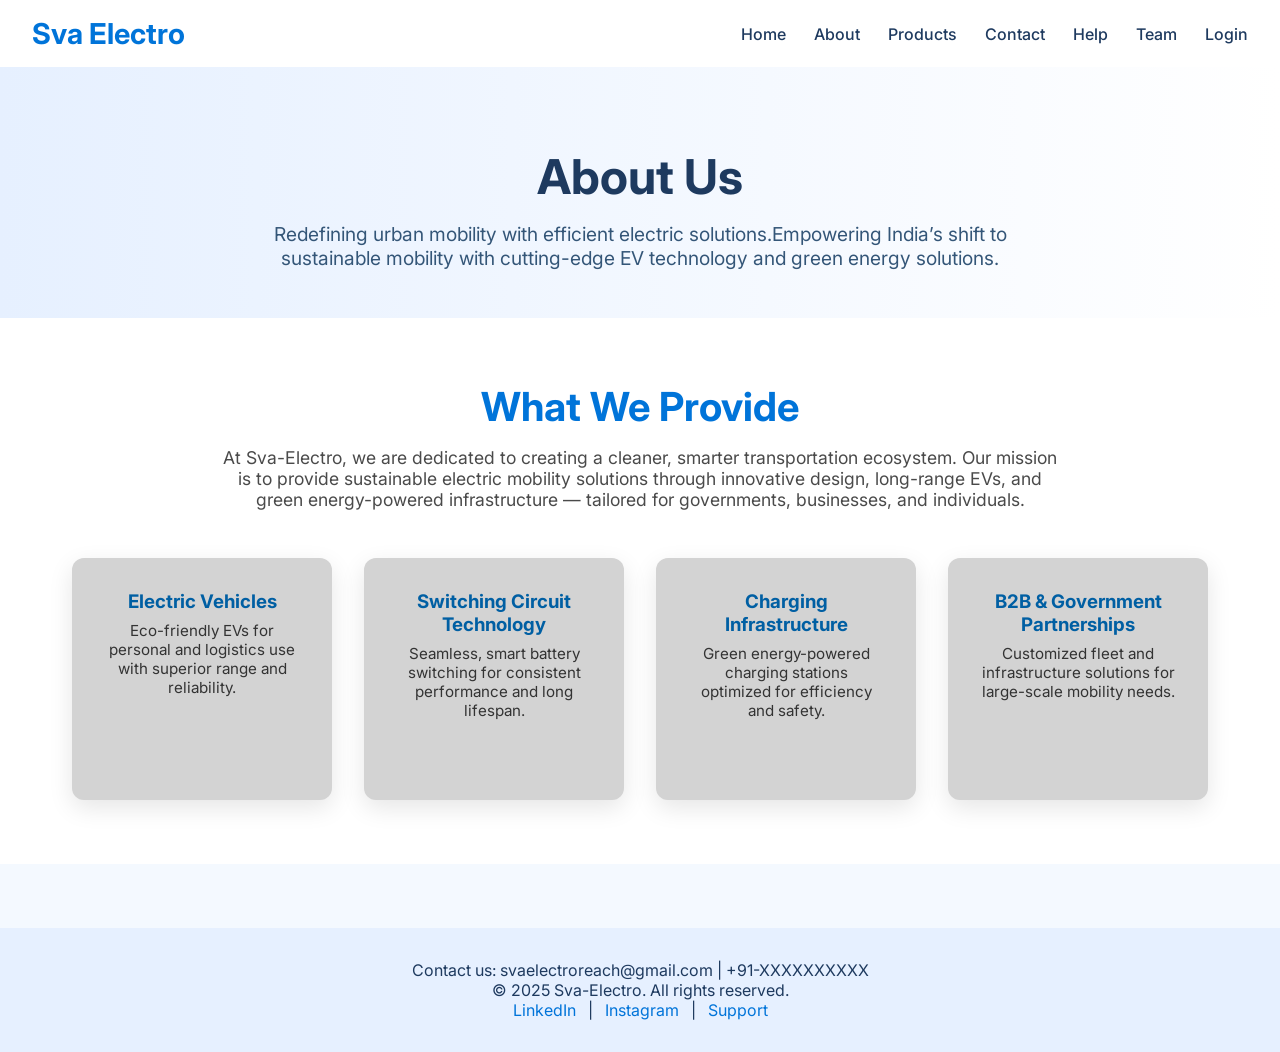
<file: frontend/aboutus.html>
<!DOCTYPE html>
<html lang="en">
<head>
  <meta charset="UTF-8">
  <meta name="viewport" content="width=device-width, initial-scale=1.0">
  <title>About Us | Sva-Electro</title>
  <link href="https://fonts.googleapis.com/css2?family=Inter:wght@400;600&display=swap" rel="stylesheet">
  <style>
    * {
      box-sizing: border-box;
      margin: 0;
      padding: 0;
    }
    body {
      font-family: 'Inter', sans-serif;
      background: #f4f9ff;
      color: #1e3a5f;
      scroll-behavior: smooth;
    }
    header {
      background-color: #ffffff;
      padding: 1rem 2rem;
      display: flex;
      justify-content: space-between;
      align-items: center;
      box-shadow: 0 4px 12px rgba(0, 0, 0, 0.1);
    }
    .logo {
      color: #0074d9;
      font-size: 1.8rem;
      font-weight: bold;
    }
    nav a {
      color: #1e3a5f;
      margin-left: 1.5rem;
      text-decoration: none;
      font-weight: 500;
      transition: color 0.3s;
    }
    nav a:hover {
      color: #0074d9;
    }
    .about-hero {
      background: linear-gradient(to right, #e6f0ff, #ffffff);
      color: #1e3a5f;
      text-align: center;
      padding: 5rem 2rem 3rem 2rem;
      animation: fadeInDown 1.5s ease;
    }
    .about-hero h1 {
      font-size: 3rem;
      margin-bottom: 1rem;
    }
    .about-hero p {
      font-size: 1.2rem;
      max-width: 800px;
      margin: 0 auto;
      color: #345678;
    }
    .about-content {
      padding: 4rem 2rem;
      text-align: center;
      background-color: #ffffff;
    }
    .about-content h2 {
      font-size: 2.5rem;
      margin-bottom: 1rem;
      color: #0074d9;
      animation: fadeIn 1.5s ease;
    }
    .about-content p {
      font-size: 1.1rem;
      max-width: 850px;
      margin: 0 auto 3rem auto;
      color: #4a4a4a;
    }
    .services-grid {
      display: flex;
      flex-wrap: wrap;
      justify-content: center;
      gap: 2rem;
    }
    .service-card {
      background:lightgrey;
      padding: 2rem;
      width: 260px;
      border-radius: 12px;
      box-shadow: 0 8px 24px rgba(0,0,0,0.1);
      transition: 0.4s ease-in-out;
      animation: fadeInUp 1s ease-in-out;
    }
    .service-card:hover {
      transform: translateY(-10px);
      box-shadow: 0 20px 40px rgba(0,0,0,0.15);
    }
    .service-card h3 {
      color: #005fa3;
      margin-bottom: 0.5rem;
    }
    .service-card p {
      color: #333;
      font-size: 0.95rem;
    }
    footer {
      background-color: #e6f0ff;
      color: #1e3a5f;
      text-align: center;
      padding: 2rem 1rem;
      margin-top: 4rem;
    }
    footer a {
      color: #0074d9;
      text-decoration: none;
      margin: 0 0.5rem;
    }
    footer a:hover {
      text-decoration: underline;
    }
    @keyframes fadeInDown {
      0% { opacity: 0; transform: translateY(-30px); }
      100% { opacity: 1; transform: translateY(0); }
    }
    @keyframes fadeInUp {
      0% { opacity: 0; transform: translateY(30px); }
      100% { opacity: 1; transform: translateY(0); }
    }
    @keyframes fadeIn {
      from { opacity: 0; }
      to { opacity: 1; }
    }
  </style>
</head>
<body>

  <!-- Header -->
  <header>
    <div class="logo">Sva Electro</div>
    <nav>
      <a href="index.html">Home</a>
      <a href="aboutus.html">About</a>
      <a href="productnew.html">Products</a>
      <a href="contactus.html">Contact</a>
      <a href="help.html">Help</a>
      <a href="team.html">Team</a>
      <a href="login.html">Login</a>
    </nav>
  </header>

  <!-- Hero Section -->
  <section class="about-hero">
    <h1>About Us</h1>
    <p>Redefining urban mobility with efficient electric solutions.Empowering India’s shift to sustainable mobility with cutting-edge EV technology and green energy solutions.</p>
  </section>

  <!-- About Content -->
  <section class="about-content">
    <h2>What We Provide</h2>
    <p>At Sva-Electro, we are dedicated to creating a cleaner, smarter transportation ecosystem. Our mission is to provide sustainable electric mobility solutions through innovative design, long-range EVs, and green energy-powered infrastructure — tailored for governments, businesses, and individuals.</p>

    <div class="services-grid">
      <div class="service-card">
        <h3>Electric Vehicles</h3>
        <p>Eco-friendly EVs for personal and logistics use with superior range and reliability.</p>
      </div>
      <div class="service-card">
        <h3>Switching Circuit Technology</h3>
        <p>Seamless, smart battery switching for consistent performance and long lifespan.</p>
      </div>
      <div class="service-card">
        <h3>Charging Infrastructure</h3>
        <p>Green energy-powered charging stations optimized for efficiency and safety.</p>
      </div>
      <div class="service-card">
        <h3>B2B & Government Partnerships</h3>
        <p>Customized fleet and infrastructure solutions for large-scale mobility needs.</p>
      </div>
    </div>
  </section>

  <!-- Footer -->
  <footer>
    <p>Contact us: svaelectroreach@gmail.com | +91-XXXXXXXXXX</p>
    <p>&copy; 2025 Sva-Electro. All rights reserved.</p>
    <p>
      <a href="#">LinkedIn</a> | <a href="#">Instagram</a> | <a href="#">Support</a>
    </p>
  </footer>

</body>
</html>
</file>
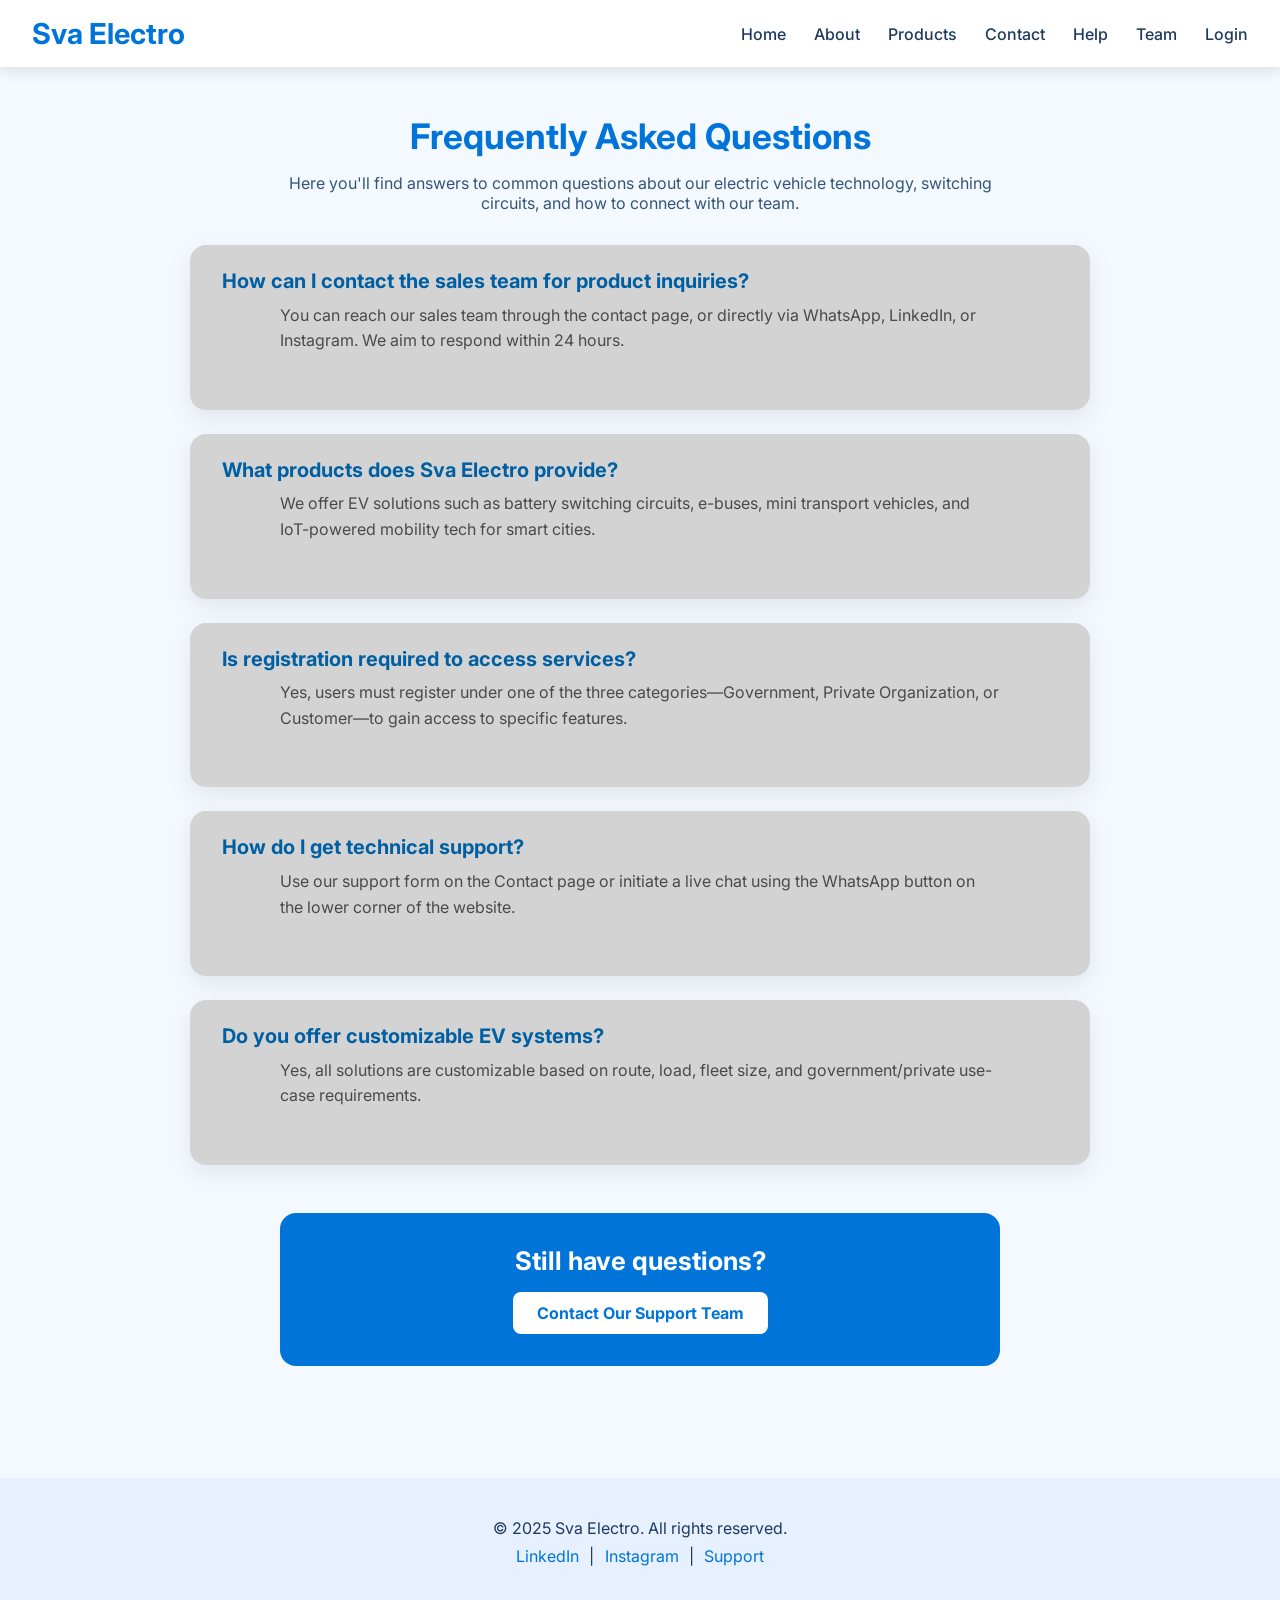
<file: frontend/help.html>
<!DOCTYPE html>
<html lang="en">
<head>
  <meta charset="UTF-8">
  <meta name="viewport" content="width=device-width, initial-scale=1.0">
  <title>Help & Support | Sva Electro</title>
  <link href="https://fonts.googleapis.com/css2?family=Inter:wght@400;600&display=swap" rel="stylesheet">
  <style>
    :root {
      --primary-color: #0074d9;
      --secondary-color: #005fa3;
      --bg-light: #f4f9ff;
      --text-dark: #1e3a5f;
      --gray-text: #4a4a4a;
    }
    * {
      margin: 0;
      padding: 0;
      box-sizing: border-box;
      font-family: 'Inter', sans-serif;
    }
    body {
      background-color: var(--bg-light);
      color: var(--text-dark);
    }
    header {
      background-color: #ffffff;
      padding: 1rem 2rem;
      display: flex;
      justify-content: space-between;
      align-items: center;
      box-shadow: 0 4px 12px rgba(0, 0, 0, 0.1);
      position: sticky;
      top: 0;
      z-index: 1000;
    }
    .logo {
      font-size: 1.8rem;
      font-weight: bold;
      color: var(--primary-color);
    }
    nav a {
      margin-left: 1.5rem;
      text-decoration: none;
      color: var(--text-dark);
      font-weight: 500;
      transition: color 0.3s ease;
    }
    nav a:hover {
      color: var(--primary-color);
    }
    section.help-section {
      padding: 3rem 2rem;
      text-align: center;
      animation: fadeInDown 1s ease-out;
    }
    section.help-section h2 {
      font-size: 2.2rem;
      color: var(--primary-color);
      margin-bottom: 1rem;
    }
    .help-section p {
      font-size: 1rem;
      max-width: 720px;
      margin: 0 auto 2rem;
      color: #345678;
    }
    .faq {
      max-width: 900px;
      margin: 0 auto;
      text-align: left;
    }
    .faq-item {
      background: lightgrey;
      padding: 1.5rem 2rem;
      margin-bottom: 1.5rem;
      border-radius: 16px;
      box-shadow: 0 8px 24px rgba(0, 0, 0, 0.08);
      animation: fadeInUp 0.8s ease-in-out;
      transition: transform 0.3s ease;
    }
    .faq-item:hover {
      transform: translateY(-6px);
    }
    .faq-item h3 {
      color: var(--secondary-color);
      margin-bottom: 0.6rem;
      font-size: 1.25rem;
    }
    .faq-item p {
      color: var(--gray-text);
      font-size: 1rem;
      line-height: 1.6;
    }
    .cta-box {
      background: var(--primary-color);
      color: #fff;
      padding: 2rem;
      border-radius: 16px;
      max-width: 720px;
      margin: 3rem auto 0;
      text-align: center;
      animation: fadeIn 1.2s ease-in;
    }
    .cta-box h3 {
      font-size: 1.6rem;
      margin-bottom: 1rem;
    }
    .cta-box a {
      display: inline-block;
      background: #ffffff;
      color: var(--primary-color);
      font-weight: bold;
      padding: 0.7rem 1.5rem;
      border-radius: 8px;
      text-decoration: none;
      transition: 0.3s ease;
    }
    .cta-box a:hover {
      background: #e6f0ff;
      color: var(--secondary-color);
    }
    footer {
      margin-top: 4rem;
      background-color: #e6f0ff;
      text-align: center;
      padding: 2rem 1rem;
    }
    footer p {
      margin: 0.5rem 0;
    }
    footer a {
      color: var(--primary-color);
      text-decoration: none;
      margin: 0 0.4rem;
    }
    footer a:hover {
      text-decoration: underline;
    }
    @keyframes fadeInDown {
      0% {opacity: 0; transform: translateY(-20px);}
      100% {opacity: 1; transform: translateY(0);}
    }
    @keyframes fadeInUp {
      0% {opacity: 0; transform: translateY(20px);}
      100% {opacity: 1; transform: translateY(0);}
    }
    @keyframes fadeIn {
      0% {opacity: 0;}
      100% {opacity: 1;}
    }
  </style>
</head>
<body>
  <header>
    <div class="logo">Sva Electro</div>
    <nav>
      <a href="index.html">Home</a>
      <a href="aboutus.html">About</a>
      <a href="productnew.html">Products</a>
      <a href="contactus.html">Contact</a>
      <a href="help.html">Help</a>
      <a href="team.html">Team</a>
      <a href="login.html">Login</a>
    </nav>
  </header>
  <section class="help-section">
    <h2>Frequently Asked Questions</h2>
    <p>Here you'll find answers to common questions about our electric vehicle technology, switching circuits, and how to connect with our team.</p>
    <div class="faq">
      <div class="faq-item">
        <h3>How can I contact the sales team for product inquiries?</h3>
        <p>You can reach our sales team through the contact page, or directly via WhatsApp, LinkedIn, or Instagram. We aim to respond within 24 hours.</p>
      </div>
      <div class="faq-item">
        <h3>What products does Sva Electro provide?</h3>
        <p>We offer EV solutions such as battery switching circuits, e-buses, mini transport vehicles, and IoT-powered mobility tech for smart cities.</p>
      </div>
      <div class="faq-item">
        <h3>Is registration required to access services?</h3>
        <p>Yes, users must register under one of the three categories—Government, Private Organization, or Customer—to gain access to specific features.</p>
      </div>
      <div class="faq-item">
        <h3>How do I get technical support?</h3>
        <p>Use our support form on the Contact page or initiate a live chat using the WhatsApp button on the lower corner of the website.</p>
      </div>
      <div class="faq-item">
        <h3>Do you offer customizable EV systems?</h3>
        <p>Yes, all solutions are customizable based on route, load, fleet size, and government/private use-case requirements.</p>
      </div>
    </div>
    <div class="cta-box">
      <h3>Still have questions?</h3>
      <a href="contact.html">Contact Our Support Team</a>
    </div>
  </section>
  <footer>
    <p>&copy; 2025 Sva Electro. All rights reserved.</p>
    <p>
      <a href="#">LinkedIn</a> |
      <a href="#">Instagram</a> |
      <a href="contactus.html">Support</a>
    </p>
  </footer>
</body>
</html>
</file>
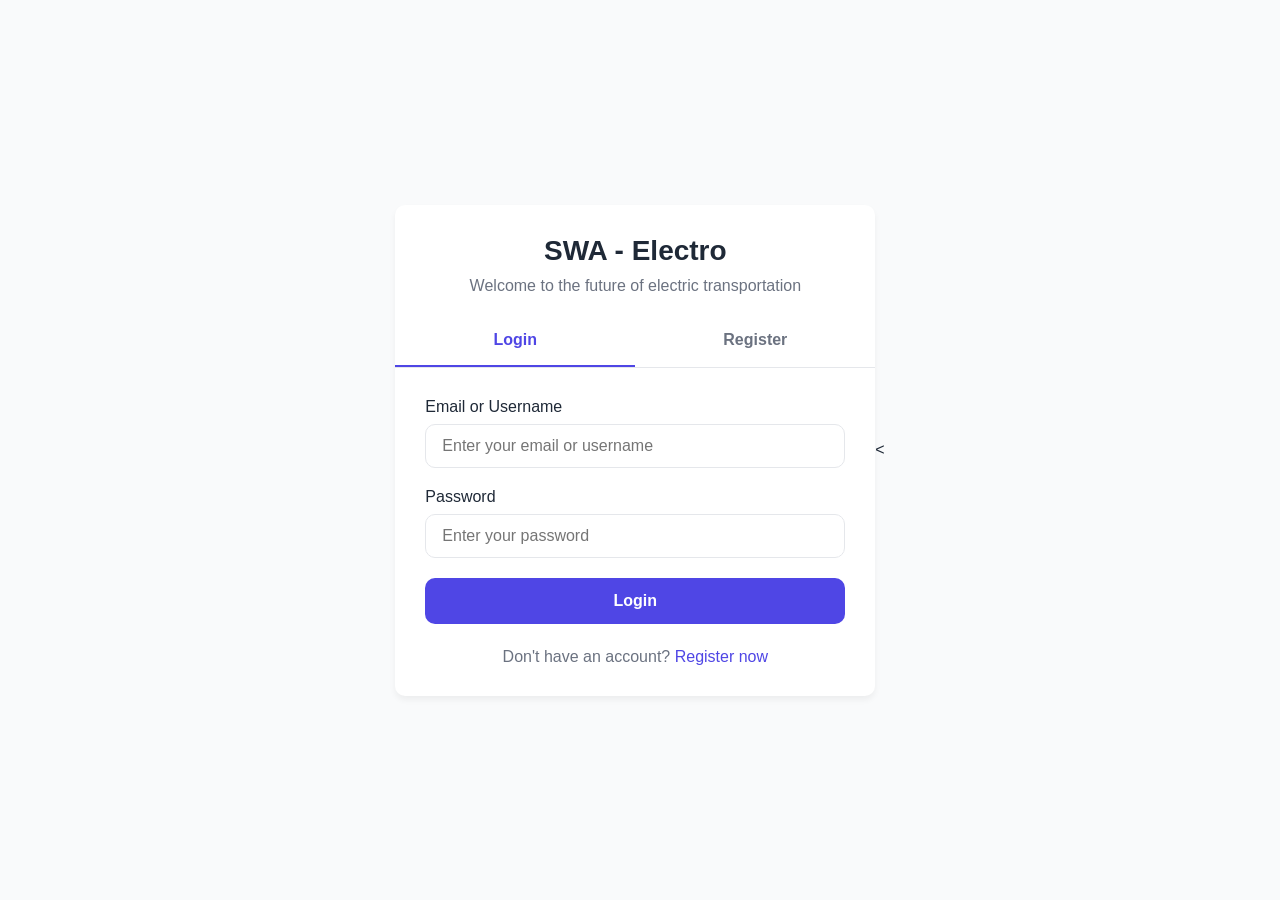
<file: frontend/login.html>
<!DOCTYPE html>
<html lang="en">
<head>
    <meta charset="UTF-8">
    <meta name="viewport" content="width=device-width, initial-scale=1.0">
    <title>SWA - Electro - Authentication</title>
    <style>
        :root {
            --primary-color: #4f46e5;
            --primary-hover: #4338ca;
            --text-color: #1f2937;
            --light-gray: #f9fafb;
            --medium-gray: #e5e7eb;
            --dark-gray: #6b7280;
            --shadow: 0 4px 6px rgba(0, 0, 0, 0.05);
            --border-radius: 10px;
        }

        * {
            margin: 0;
            padding: 0;
            box-sizing: border-box;
            font-family: 'Segoe UI', Tahoma, Geneva, Verdana, sans-serif;
        }

        body {
            background-color: var(--light-gray);
            color: var(--text-color);
            min-height: 100vh;
            display: flex;
            align-items: center;
            justify-content: center;
            padding: 20px;
        }

        .container {
            width: 100%;
            max-width: 480px;
            background-color: white;
            border-radius: var(--border-radius);
            box-shadow: var(--shadow);
            overflow: hidden;
        }

        .header {
            padding: 30px 0 20px;
            text-align: center;
        }

        .header h1 {
            font-size: 28px;
            font-weight: 600;
            color: var(--text-color);
            margin-bottom: 10px;
        }

        .header p {
            color: var(--dark-gray);
            font-size: 16px;
        }

        .tabs {
            display: flex;
            border-bottom: 1px solid var(--medium-gray);
        }

        .tab {
            flex: 1;
            text-align: center;
            padding: 16px;
            cursor: pointer;
            font-weight: 600;
            color: var(--dark-gray);
            transition: all 0.3s ease;
        }

        .tab.active {
            color: var(--primary-color);
            border-bottom: 2px solid var(--primary-color);
        }

        .tab-content {
            padding: 30px;
        }

        .form-group {
            margin-bottom: 20px;
        }

        label {
            display: block;
            margin-bottom: 8px;
            font-weight: 500;
            color: var(--text-color);
        }

        input, select {
            width: 100%;
            padding: 12px 16px;
            border: 1px solid var(--medium-gray);
            border-radius: var(--border-radius);
            font-size: 16px;
            transition: border 0.3s ease;
        }

        input:focus, select:focus {
            outline: none;
            border-color: var(--primary-color);
        }

        .role-selector {
            display: flex;
            margin-bottom: 24px;
            background-color: var(--light-gray);
            border-radius: var(--border-radius);
            padding: 4px;
        }

        .role-option {
            flex: 1;
            text-align: center;
            padding: 12px;
            cursor: pointer;
            border-radius: var(--border-radius);
            font-weight: 500;
            transition: all 0.3s ease;
        }

        .role-option.active {
            background-color: white;
            box-shadow: var(--shadow);
            color: var(--primary-color);
        }

        .btn {
            display: block;
            width: 100%;
            padding: 14px;
            border: none;
            border-radius: var(--border-radius);
            background-color: var(--primary-color);
            color: white;
            font-size: 16px;
            font-weight: 600;
            cursor: pointer;
            transition: all 0.3s ease;
        }

        .btn:hover {
            background-color: var(--primary-hover);
        }

        .form-footer {
            text-align: center;
            margin-top: 24px;
            color: var(--dark-gray);
        }

        .form-footer a {
            color: var(--primary-color);
            text-decoration: none;
            font-weight: 500;
        }

        .form-footer a:hover {
            text-decoration: underline;
        }

        .hidden {
            display: none;
        }

        /* Responsive adjustments */
        @media (max-width: 520px) {
            .container {
                box-shadow: none;
            }
            
            .tab-content {
                padding: 20px;
            }
        }
    </style>
</head>
<div class="container">
    <div class="header">
        <h1>SWA - Electro</h1>
        <p>Welcome to the future of electric transportation</p>
    </div>

    <div class="tabs">
        <div class="tab active" id="login-tab">Login</div>
        <div class="tab" id="register-tab">Register</div>
    </div>

    <div class="tab-content">
        <!-- Login Form -->
        <form id="login-form">
            <div class="form-group">
                <label for="login-email">Email or Username</label>
                <input type="text" id="login-email" name="login-email" placeholder="Enter your email or username" required>
            </div>

            <div class="form-group">
                <label for="login-password">Password</label>
                <input type="password" id="login-password" name="login-password" placeholder="Enter your password" required>
            </div>

            <button type="submit" class="btn">Login</button>

            <div class="form-footer">
                <p>Don't have an account? <a href="#" id="switch-to-register">Register now</a></p>
            </div>
        </form>

        <!-- Register Form -->
        <form id="register-form" class="hidden" action="http://localhost:5000/register" method="POST">

            <input type="hidden" id="role-flag" name="role-flag" value="3">

            <div class="role-selector">
                <div class="role-option active" data-role="client" data-flag="3">Client</div>
                <div class="role-option" data-role="business" data-flag="1">Business</div>
                <div class="role-option" data-role="government" data-flag="2">Government</div>
            </div>

            <!-- Government Fields -->
            <div id="government-fields" class="hidden">
                <div class="form-group">
                    <label for="gov-email">Government Email</label>
                    <input type="email" id="gov-email" name="gov-email" placeholder="Enter government email" required disabled>
                </div>
                <div class="form-group">
                    <label for="department">Department Name</label>
                    <input type="text" id="department" name="department" placeholder="Enter department name" required disabled>
                </div>
                <div class="form-group">
                    <label for="gov-id">Government ID Code</label>
                    <input type="text" id="gov-id" name="gov-id" placeholder="Enter government ID code" required disabled>
                </div>
                <div class="form-group">
                    <label for="gov-password">Password</label>
                    <input type="password" id="gov-password" name="gov-password" placeholder="Create a password" required disabled>
                </div>
                <div class="form-group">
                    <label for="gov-confirm-password">Confirm Password</label>
                    <input type="password" id="gov-confirm-password" name="gov-confirm-password" placeholder="Confirm your password" required disabled>
                </div>
            </div>

            <!-- Business Fields -->
            <div id="business-fields" class="hidden">
                <div class="form-group">
                    <label for="business-name">Business Name</label>
                    <input type="text" id="business-name" name="business-name" placeholder="Enter business name" required disabled>
                </div>
                <div class="form-group">
                    <label for="business-email">Business Email</label>
                    <input type="email" id="business-email" name="business-email" placeholder="Enter business email" required disabled>
                </div>
                <div class="form-group">
                    <label for="registration-number">Business Registration Number</label>
                    <input type="text" id="registration-number" name="registration-number" placeholder="Enter registration number" required disabled>
                </div>
                <div class="form-group">
                    <label for="business-phone">Phone Number</label>
                    <input type="tel" id="business-phone" name="business-phone" placeholder="Enter phone number" required disabled>
                </div>
                <div class="form-group">
                    <label for="business-address">Address</label>
                    <input type="text" id="business-address" name="business-address" placeholder="Enter business address" required disabled>
                </div>
                <div class="form-group">
                    <label for="business-password">Password</label>
                    <input type="password" id="business-password" name="business-password" placeholder="Create a password" required disabled>
                </div>
                <div class="form-group">
                    <label for="business-confirm-password">Confirm Password</label>
                    <input type="password" id="business-confirm-password" name="business-confirm-password" placeholder="Confirm your password" required disabled>
                </div>
            </div>

            <!-- Client Fields -->
            <div id="client-fields">
                <div class="form-group">
                    <label for="full-name">Full Name</label>
                    <input type="text" id="full-name" name="full-name" placeholder="Enter your full name" required>
                </div>
                <div class="form-group">
                    <label for="client-email">Email</label>
                    <input type="email" id="client-email" name="client-email" placeholder="Enter your email" required>
                </div>
                <div class="form-group">
                    <label for="client-phone">Phone Number</label>
                    <input type="tel" id="client-phone" name="client-phone" placeholder="Enter your phone number" required>
                </div>
                <div class="form-group">
                    <label for="client-password">Password</label>
                    <input type="password" id="client-password" name="client-password" placeholder="Create a password" required>
                </div>
                <div class="form-group">
                    <label for="client-confirm-password">Confirm Password</label>
                    <input type="password" id="client-confirm-password" name="client-confirm-password" placeholder="Confirm your password" required>
                </div>
            </div>

            <button type="submit" class="btn">Register</button>

            <div class="form-footer">
                <p>Already have an account? <a href="#" id="switch-to-login">Login now</a></p>
            </div>
        </form>
    </div>
</div>

    <<script>
        // Tab switching
        const loginTab = document.getElementById('login-tab');
        const registerTab = document.getElementById('register-tab');
        const loginForm = document.getElementById('login-form');
        const registerForm = document.getElementById('register-form');
        const switchToRegister = document.getElementById('switch-to-register');
        const switchToLogin = document.getElementById('switch-to-login');
    
        loginTab.addEventListener('click', () => {
            loginTab.classList.add('active');
            registerTab.classList.remove('active');
            loginForm.classList.remove('hidden');
            registerForm.classList.add('hidden');
        });
    
        registerTab.addEventListener('click', () => {
            registerTab.classList.add('active');
            loginTab.classList.remove('active');
            registerForm.classList.remove('hidden');
            loginForm.classList.add('hidden');
        });
    
        switchToRegister.addEventListener('click', (e) => {
            e.preventDefault();
            registerTab.click();
        });
    
        switchToLogin.addEventListener('click', (e) => {
            e.preventDefault();
            loginTab.click();
        });
    
        // Role switch logic
        const roleOptions = document.querySelectorAll('.role-option');
        const roleFlag = document.getElementById('role-flag');
    
        const clientFields = document.getElementById('client-fields');
        const businessFields = document.getElementById('business-fields');
        const governmentFields = document.getElementById('government-fields');
    
        function disableAllInputs() {
            clientFields.querySelectorAll('input').forEach(input => input.disabled = true);
            businessFields.querySelectorAll('input').forEach(input => input.disabled = true);
            governmentFields.querySelectorAll('input').forEach(input => input.disabled = true);
        }
    
        function enableInputs(container) {
            container.querySelectorAll('input').forEach(input => input.disabled = false);
        }
    
        roleOptions.forEach(option => {
            option.addEventListener('click', () => {
                // Update active class
                roleOptions.forEach(o => o.classList.remove('active'));
                option.classList.add('active');
    
                // Set role flag
                const flag = option.getAttribute('data-flag');
                roleFlag.value = flag;
    
                // Hide all and disable inputs
                clientFields.classList.add('hidden');
                businessFields.classList.add('hidden');
                governmentFields.classList.add('hidden');
                disableAllInputs();
    
                // Show relevant field and enable inputs
                if (flag === '1') {
                    businessFields.classList.remove('hidden');
                    enableInputs(businessFields);
                } else if (flag === '2') {
                    governmentFields.classList.remove('hidden');
                    enableInputs(governmentFields);
                } else {
                    clientFields.classList.remove('hidden');
                    enableInputs(clientFields);
                }
            });
        });
    
        // Form submission safety
        registerForm.addEventListener('submit', (e) => {
            // Ensure only the selected role's inputs are enabled
            const flag = roleFlag.value;
            if (flag !== '3') disableInputs(clientFields);
            if (flag !== '1') disableInputs(businessFields);
            if (flag !== '2') disableInputs(governmentFields);
        });
    </script>
    
</body>
</html>
</file>
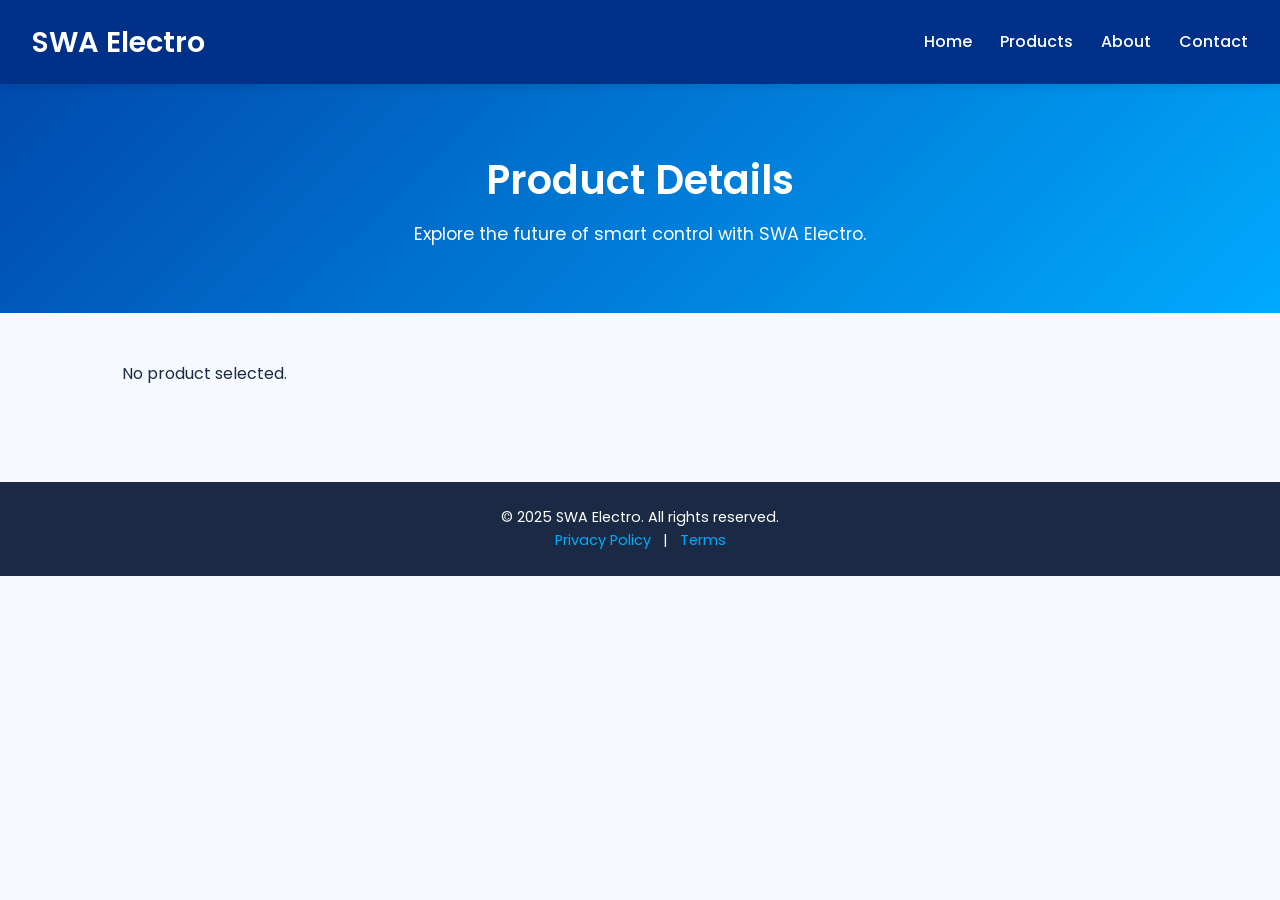
<file: frontend/viewProduct.html>
<!DOCTYPE html>
<html lang="en">
<head>
  <meta charset="UTF-8">
  <meta name="viewport" content="width=device-width, initial-scale=1">
  <title>SWA Electro - Product Details</title>
  <link rel="stylesheet" href="CSS/viewProduct.css">
  <link href="https://fonts.googleapis.com/css2?family=Poppins:wght@400;600&display=swap" rel="stylesheet">
</head>
<body>

  <!-- Header -->
  <header>
    <div class="logo">SWA Electro</div>
    <nav>
      <a href="index.html">Home</a>
      <a href="products.html">Products</a>
      <a href="about.html">About</a>
      <a href="contact.html">Contact</a>
    </nav>
  </header>

  <!-- Hero -->
  <div class="products-hero">
    <h1 id="hero-title">Product Details</h1>
    <p>Explore the future of smart control with SWA Electro.</p>
  </div>

  <!-- Product Details and Form -->
  <section>
    <div id="product-content"></div>
  </section>

  <!-- Footer -->
  <footer>
    <p>© 2025 SWA Electro. All rights reserved.</p>
    <p>
      <a href="privacy.html">Privacy Policy</a> |
      <a href="terms.html">Terms</a>
    </p>
  </footer>

  <!-- JavaScript -->
  <script src="JS/viewProduct.js"></script>
</body>
</html>
</file>
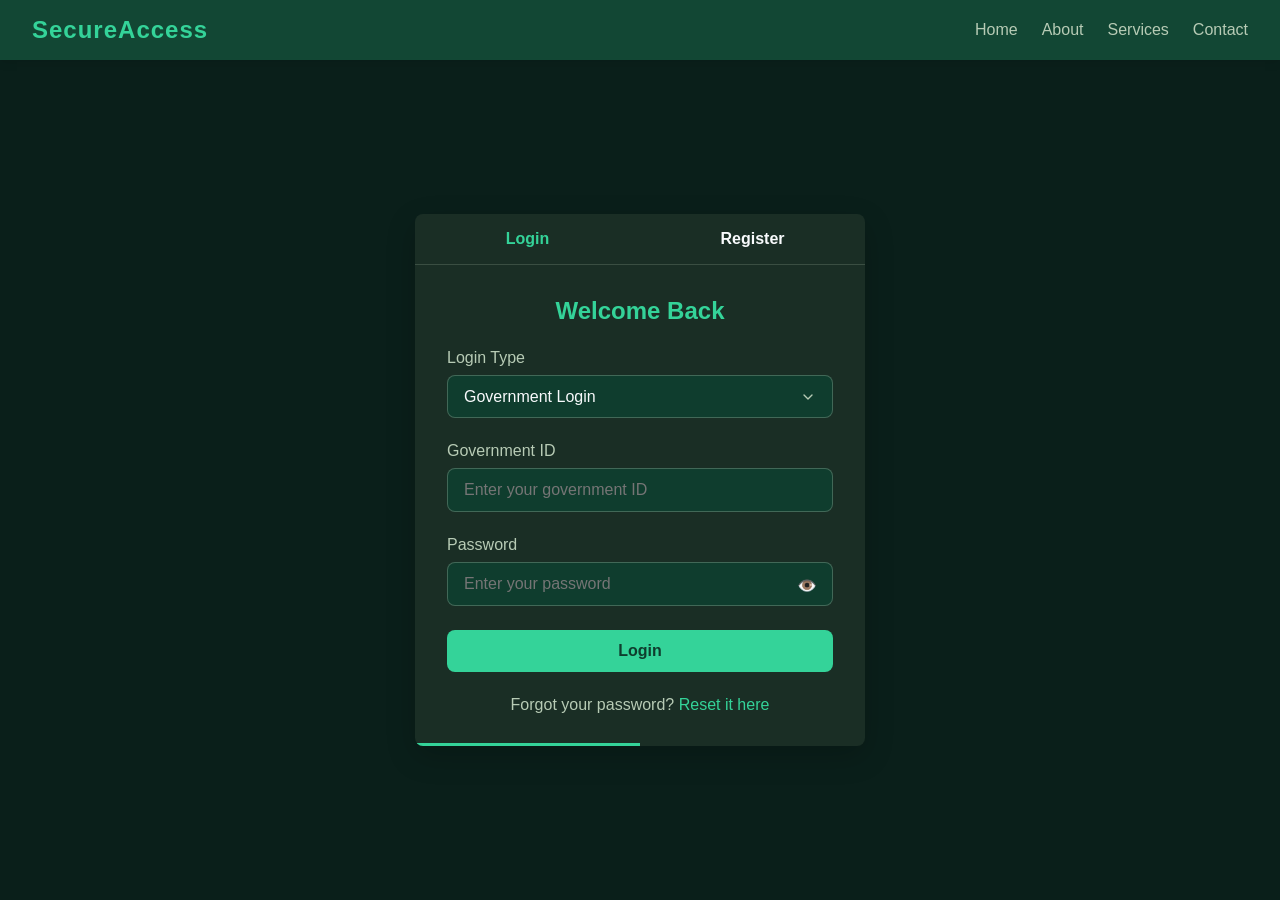
<file: templates/login.html>
<!DOCTYPE html>
<html lang="en">
<head>
    <meta charset="UTF-8">
    <meta name="viewport" content="width=device-width, initial-scale=1.0">
    <title>Login & Registration</title>
    <style>
        /* Root Variables */
        :root {
            --primary-color: #0f3d2e;
            --secondary-color: #1e6045;
            --accent-color: #34d399;
            --nav-color: #124734;
            --background-color: #0a1f1a;
            --light-bg: #1a2e25;
            --metallic: #b7cbb5;
            --metallic-light: #d5e8d4;
            --text-color: #f8fafc;
            --transition: all 0.3s ease;
            --shadow: 0 10px 30px rgba(0, 0, 0, 0.2);
            --border-radius: 8px;
        }


        

        /* Base Styles */
        * {
            margin: 0;
            padding: 0;
            box-sizing: border-box;
            font-family: 'Segoe UI', Tahoma, Geneva, Verdana, sans-serif;
        }

        body {
            background-color: var(--background-color);
            color: var(--text-color);
            min-height: 100vh;
            display: flex;
            flex-direction: column;
            overflow-x: hidden;
        }

        /* Navigation Bar */
        nav {
            background-color: var(--nav-color);
            padding: 1rem 2rem;
            display: flex;
            justify-content: space-between;
            align-items: center;
            box-shadow: 0 2px 10px rgba(0, 0, 0, 0.1);
        }

        .logo {
            font-size: 1.5rem;
            font-weight: 700;
            color: var(--accent-color);
            letter-spacing: 1px;
        }

        .nav-links {
            display: flex;
            gap: 1.5rem;
        }

        .nav-links a {
            color: var(--metallic);
            text-decoration: none;
            font-weight: 500;
            transition: var(--transition);
            position: relative;
        }

        .nav-links a:hover {
            color: var(--accent-color);
        }

        .nav-links a::after {
            content: '';
            position: absolute;
            bottom: -5px;
            left: 0;
            width: 0;
            height: 2px;
            background-color: var(--accent-color);
            transition: var(--transition);
        }

        .nav-links a:hover::after {
            width: 100%;
        }

        /* Main Container */
        .container {
            flex: 1;
            display: flex;
            justify-content: center;
            align-items: center;
            padding: 2rem;
        }

        .form-container {
            background-color: var(--light-bg);
            border-radius: var(--border-radius);
            box-shadow: var(--shadow);
            width: 100%;
            max-width: 450px;
            overflow: hidden;
            position: relative;
        }

        /* Form Tabs */
        .form-tabs {
            display: flex;
            border-bottom: 1px solid rgba(183, 203, 181, 0.2);
        }

        .tab {
            flex: 1;
            text-align: center;
            padding: 1rem;
            cursor: pointer;
            font-weight: 600;
            transition: var(--transition);
            position: relative;
        }

        .tab.active {
            color: var(--accent-color);
        }

        .tab-indicator {
            position: absolute;
            bottom: 0;
            height: 3px;
            width: 50%;
            background-color: var(--accent-color);
            transition: var(--transition);
        }

        /* Form Content */
        .form-content {
            padding: 2rem;
        }

        .form-title {
            font-size: 1.5rem;
            margin-bottom: 1.5rem;
            color: var(--accent-color);
            text-align: center;
        }

        .form-group {
            margin-bottom: 1.5rem;
            position: relative;
        }

        .form-group label {
            display: block;
            margin-bottom: 0.5rem;
            color: var(--metallic);
            font-weight: 500;
        }

        .form-control {
            width: 100%;
            padding: 0.75rem 1rem;
            background-color: var(--primary-color);
            border: 1px solid rgba(183, 203, 181, 0.3);
            border-radius: var(--border-radius);
            color: var(--text-color);
            font-size: 1rem;
            transition: var(--transition);
        }

        .form-control:focus {
            outline: none;
            border-color: var(--accent-color);
            box-shadow: 0 0 0 2px rgba(52, 211, 153, 0.2);
        }

        select.form-control {
            appearance: none;
            background-image: url("data:image/svg+xml,%3Csvg xmlns='http://www.w3.org/2000/svg' width='16' height='16' viewBox='0 0 24 24' fill='none' stroke='%23b7cbb5' stroke-width='2' stroke-linecap='round' stroke-linejoin='round'%3E%3Cpolyline points='6 9 12 15 18 9'%3E%3C/polyline%3E%3C/svg%3E");
            background-repeat: no-repeat;
            background-position: right 1rem center;
            padding-right: 2.5rem;
        }

        .btn {
            display: inline-block;
            padding: 0.75rem 1.5rem;
            background-color: var(--accent-color);
            color: var(--primary-color);
            border: none;
            border-radius: var(--border-radius);
            font-weight: 600;
            cursor: pointer;
            transition: var(--transition);
            width: 100%;
            font-size: 1rem;
            text-align: center;
        }

        .btn:hover {
            background-color: #2bbb85;
            transform: translateY(-2px);
            box-shadow: 0 5px 15px rgba(52, 211, 153, 0.3);
        }

        .form-footer {
            margin-top: 1.5rem;
            text-align: center;
            color: var(--metallic);
        }

        .form-footer a {
            color: var(--accent-color);
            text-decoration: none;
            font-weight: 500;
            transition: var(--transition);
        }

        .form-footer a:hover {
            text-decoration: underline;
        }

        /* Form Animations */
        .form-slide {
            display: none;
            animation: fadeIn 0.5s ease forwards;
        }

        .form-slide.active {
            display: block;
        }

        @keyframes fadeIn {
            from {
                opacity: 0;
                transform: translateY(10px);
            }
            to {
                opacity: 1;
                transform: translateY(0);
            }
        }

        /* Dynamic Form Fields */
        .dynamic-fields {
            transition: var(--transition);
            max-height: 0;
            overflow: hidden;
            opacity: 0;
        }

        .dynamic-fields.active {
            max-height: 500px;
            opacity: 1;
            margin-top: 1.5rem;
        }

        /* Responsive Styles */
        @media (max-width: 768px) {
            .container {
                padding: 1rem;
            }

            .form-content {
                padding: 1.5rem;
            }
        }

        @media (max-width: 480px) {
            nav {
                padding: 1rem;
                flex-direction: column;
                gap: 1rem;
            }

            .form-tabs {
                flex-direction: row;
            }

            .form-content {
                padding: 1.2rem;
            }
        }

        /* Password Visibility Toggle */
        .password-toggle {
            position: absolute;
            right: 1rem;
            top: 2.5rem;
            cursor: pointer;
            color: var(--metallic);
            transition: var(--transition);
        }

        .password-toggle:hover {
            color: var(--accent-color);
        }

        /* Form Validation Styles */
        .form-control.error {
            border-color: #e53e3e;
        }

        .error-message {
            color: #e53e3e;
            font-size: 0.85rem;
            margin-top: 0.25rem;
            display: none;
        }

        .error-message.visible {
            display: block;
        }

        /* Loading Animation */
        .loading {
            display: inline-block;
            width: 1.5rem;
            height: 1.5rem;
            border: 3px solid rgba(255, 255, 255, 0.3);
            border-radius: 50%;
            border-top-color: var(--primary-color);
            animation: spin 1s ease-in-out infinite;
            margin-right: 0.5rem;
            vertical-align: middle;
            display: none;
        }

        @keyframes spin {
            to {
                transform: rotate(360deg);
            }
        }

        .btn.loading .loading {
            display: inline-block;
        }

        .btn.loading {
            pointer-events: none;
            opacity: 0.8;
        }
    </style>
</head>
<body>
    <!-- Navigation Bar -->
    <nav>
        <div class="logo">SecureAccess</div>
        <div class="nav-links">
            <a href="#">Home</a>
            <a href="#">About</a>
            <a href="#">Services</a>
            <a href="#">Contact</a>
        </div>
    </nav>

    <!-- Main Container -->
    <div class="container">
        <div class="form-container">
            <!-- Form Tabs -->
            <div class="form-tabs">
                <div class="tab active" data-tab="login">Login</div>
                <div class="tab" data-tab="register">Register</div>
                <div class="tab-indicator"></div>
            </div>

            <!-- Form Content -->
            <div class="form-content">
                <!-- Login Form -->
                <div class="form-slide active" id="login-form">
                    <h2 class="form-title">Welcome Back</h2>
                    <form id="loginForm">
                        <div class="form-group">
                            <label for="loginType">Login Type</label>
                            <select class="form-control" id="loginType">
                                <option value="government">Government Login</option>
                                <option value="company">Company Login</option>
                                <option value="client">Client Login</option>
                            </select>
                        </div>

                        <!-- Government Login Fields (Default) -->
                        <div class="dynamic-fields active" id="government-fields">
                            <div class="form-group">
                                <label for="governmentId">Government ID</label>
                                <input type="text" class="form-control" id="governmentId" placeholder="Enter your government ID">
                                <div class="error-message" id="governmentId-error">Please enter a valid government ID</div>
                            </div>
                            <div class="form-group">
                                <label for="governmentPassword">Password</label>
                                <input type="password" class="form-control" id="governmentPassword" placeholder="Enter your password">
                                <span class="password-toggle" data-target="governmentPassword">👁️</span>
                                <div class="error-message" id="governmentPassword-error">Password is required</div>
                            </div>
                        </div>

                        <!-- Company Login Fields -->
                        <div class="dynamic-fields" id="company-fields">
                            <div class="form-group">
                                <label for="companyEmail">Company Email</label>
                                <input type="email" class="form-control" id="companyEmail" placeholder="Enter your company email">
                                <div class="error-message" id="companyEmail-error">Please enter a valid company email</div>
                            </div>
                            <div class="form-group">
                                <label for="companyKey">Company Key</label>
                                <input type="password" class="form-control" id="companyKey" placeholder="Enter your company key">
                                <span class="password-toggle" data-target="companyKey">👁️</span>
                                <div class="error-message" id="companyKey-error">Company key is required</div>
                            </div>
                        </div>

                        <!-- Client Login Fields -->
                        <div class="dynamic-fields" id="client-fields">
                            <div class="form-group">
                                <label for="clientUsername">Username</label>
                                <input type="text" class="form-control" id="clientUsername" placeholder="Enter your username">
                                <div class="error-message" id="clientUsername-error">Username is required</div>
                            </div>
                            <div class="form-group">
                                <label for="clientEmail">Email</label>
                                <input type="email" class="form-control" id="clientEmail" placeholder="Enter your email">
                                <div class="error-message" id="clientEmail-error">Please enter a valid email</div>
                            </div>
                            <div class="form-group">
                                <label for="clientPhone">Phone Number</label>
                                <input type="tel" class="form-control" id="clientPhone" placeholder="Enter your phone number">
                                <div class="error-message" id="clientPhone-error">Please enter a valid phone number</div>
                            </div>
                            <div class="form-group">
                                <label for="clientPassword">Password</label>
                                <input type="password" class="form-control" id="clientPassword" placeholder="Enter your password">
                                <span class="password-toggle" data-target="clientPassword">👁️</span>
                                <div class="error-message" id="clientPassword-error">Password is required</div>
                            </div>
                        </div>

                        <button type="submit" class="btn" id="loginBtn">
                            <span class="loading"></span>
                            <span class="btn-text">Login</span>
                        </button>
                    </form>
                    <div class="form-footer">
                        <p>Forgot your password? <a href="#">Reset it here</a></p>
                    </div>
                </div>

                <!-- Registration Form -->
                <div class="form-slide" id="register-form">
                    <h2 class="form-title">Create Account</h2>
                    <form id="registerForm">
                        <div class="form-group">
                            <label for="fullName">Full Name</label>
                            <input type="text" class="form-control" id="fullName" placeholder="Enter your full name">
                            <div class="error-message" id="fullName-error">Full name is required</div>
                        </div>
                        <div class="form-group">
                            <label for="email">Email</label>
                            <input type="email" class="form-control" id="email" placeholder="Enter your email">
                            <div class="error-message" id="email-error">Please enter a valid email</div>
                        </div>
                        <div class="form-group">
                            <label for="phone">Phone</label>
                            <input type="tel" class="form-control" id="phone" placeholder="Enter your phone number">
                            <div class="error-message" id="phone-error">Please enter a valid phone number</div>
                        </div>
                        <div class="form-group">
                            <label for="password">Password</label>
                            <input type="password" class="form-control" id="password" placeholder="Create a password">
                            <span class="password-toggle" data-target="password">👁️</span>
                            <div class="error-message" id="password-error">Password must be at least 8 characters</div>
                        </div>
                        <div class="form-group">
                            <label for="confirmPassword">Confirm Password</label>
                            <input type="password" class="form-control" id="confirmPassword" placeholder="Confirm your password">
                            <span class="password-toggle" data-target="confirmPassword">👁️</span>
                            <div class="error-message" id="confirmPassword-error">Passwords do not match</div>
                        </div>
                        <button type="submit" class="btn" id="registerBtn">
                            <span class="loading"></span>
                            <span class="btn-text">Register</span>
                        </button>
                    </form>
                    <div class="form-footer">
                        <p>By registering, you agree to our <a href="#">Terms of Service</a> and <a href="#">Privacy Policy</a></p>
                    </div>
                </div>
            </div>
        </div>
    </div>

    <script>
        // DOM Elements
        const tabs = document.querySelectorAll('.tab');
        const tabIndicator = document.querySelector('.tab-indicator');
        const formSlides = document.querySelectorAll('.form-slide');
        const loginType = document.getElementById('loginType');
        const dynamicFields = document.querySelectorAll('.dynamic-fields');
        const passwordToggles = document.querySelectorAll('.password-toggle');
        const loginForm = document.getElementById('loginForm');
        const registerForm = document.getElementById('registerForm');
        const loginBtn = document.getElementById('loginBtn');
        const registerBtn = document.getElementById('registerBtn');

        // Initialize Tab Indicator Position
        function initTabIndicator() {
            const activeTab = document.querySelector('.tab.active');
            tabIndicator.style.left = activeTab.offsetLeft + 'px';
            tabIndicator.style.width = activeTab.offsetWidth + 'px';
        }

        // Tab Switching
        tabs.forEach(tab => {
            tab.addEventListener('click', () => {
                // Update active tab
                tabs.forEach(t => t.classList.remove('active'));
                tab.classList.add('active');
                
                // Move tab indicator
                tabIndicator.style.left = tab.offsetLeft + 'px';
                tabIndicator.style.width = tab.offsetWidth + 'px';
                
                // Show corresponding form
                const targetForm = tab.getAttribute('data-tab');
                formSlides.forEach(slide => {
                    slide.classList.remove('active');
                    if (slide.id === `${targetForm}-form`) {
                        slide.classList.add('active');
                    }
                });
            });
        });

        // Dynamic Form Fields based on Login Type
        loginType.addEventListener('change', () => {
            const selectedType = loginType.value;
            
            dynamicFields.forEach(field => {
                field.classList.remove('active');
                if (field.id === `${selectedType}-fields`) {
                    field.classList.add('active');
                }
            });
        });

        // Password Visibility Toggle
        passwordToggles.forEach(toggle => {
            toggle.addEventListener('click', () => {
                const targetId = toggle.getAttribute('data-target');
                const passwordField = document.getElementById(targetId);
                
                if (passwordField.type === 'password') {
                    passwordField.type = 'text';
                    toggle.textContent = '🔒';
                } else {
                    passwordField.type = 'password';
                    toggle.textContent = '👁️';
                }
            });
        });

        // Form Validation
        function validateEmail(email) {
            const re = /^(([^<>()\[\]\\.,;:\s@"]+(\.[^<>()\[\]\\.,;:\s@"]+)*)|(".+"))@((\[[0-9]{1,3}\.[0-9]{1,3}\.[0-9]{1,3}\.[0-9]{1,3}])|(([a-zA-Z\-0-9]+\.)+[a-zA-Z]{2,}))$/;
            return re.test(String(email).toLowerCase());
        }

        function validatePhone(phone) {
            const re = /^[\+]?[(]?[0-9]{3}[)]?[-\s\.]?[0-9]{3}[-\s\.]?[0-9]{4,6}$/;
            return re.test(String(phone));
        }

        function showError(inputId, message) {
            const input = document.getElementById(inputId);
            const errorElement = document.getElementById(`${inputId}-error`);
            
            input.classList.add('error');
            errorElement.textContent = message;
            errorElement.classList.add('visible');
        }

        function clearError(inputId) {
            const input = document.getElementById(inputId);
            const errorElement = document.getElementById(`${inputId}-error`);
            
            input.classList.remove('error');
            errorElement.classList.remove('visible');
        }

        // Login Form Submission
        loginForm.addEventListener('submit', (e) => {
            e.preventDefault();
            let isValid = true;
            const selectedType = loginType.value;
            
            // Validate Government Login
            if (selectedType === 'government') {
                const governmentId = document.getElementById('governmentId').value.trim();
                const governmentPassword = document.getElementById('governmentPassword').value;
                
                if (governmentId === '') {
                    showError('governmentId', 'Government ID is required');
                    isValid = false;
                } else {
                    clearError('governmentId');
                }
                
                if (governmentPassword === '') {
                    showError('governmentPassword', 'Password is required');
                    isValid = false;
                } else {
                    clearError('governmentPassword');
                }
            }
            
            // Validate Company Login
            else if (selectedType === 'company') {
                const companyEmail = document.getElementById('companyEmail').value.trim();
                const companyKey = document.getElementById('companyKey').value;
                
                if (!validateEmail(companyEmail)) {
                    showError('companyEmail', 'Please enter a valid company email');
                    isValid = false;
                } else {
                    clearError('companyEmail');
                }
                
                if (companyKey === '') {
                    showError('companyKey', 'Company key is required');
                    isValid = false;
                } else {
                    clearError('companyKey');
                }
            }
            
            // Validate Client Login
            else if (selectedType === 'client') {
                const clientUsername = document.getElementById('clientUsername').value.trim();
                const clientEmail = document.getElementById('clientEmail').value.trim();
                const clientPhone = document.getElementById('clientPhone').value.trim();
                const clientPassword = document.getElementById('clientPassword').value;
                
                if (clientUsername === '') {
                    showError('clientUsername', 'Username is required');
                    isValid = false;
                } else {
                    clearError('clientUsername');
                }
                
                if (!validateEmail(clientEmail)) {
                    showError('clientEmail', 'Please enter a valid email');
                    isValid = false;
                } else {
                    clearError('clientEmail');
                }
                
                if (!validatePhone(clientPhone)) {
                    showError('clientPhone', 'Please enter a valid phone number');
                    isValid = false;
                } else {
                    clearError('clientPhone');
                }
                
                if (clientPassword === '') {
                    showError('clientPassword', 'Password is required');
                    isValid = false;
                } else {
                    clearError('clientPassword');
                }
            }
            
            // If form is valid, submit
            if (isValid) {
                // Show loading state
                loginBtn.classList.add('loading');
                loginBtn.querySelector('.btn-text').textContent = 'Logging in...';
                
                // Simulate API call
                setTimeout(() => {
                    // Reset loading state
                    loginBtn.classList.remove('loading');
                    loginBtn.querySelector('.btn-text').textContent = 'Login';
                    
                    // Show success message (in a real app, you would redirect to dashboard)
                    alert(`${selectedType.charAt(0).toUpperCase() + selectedType.slice(1)} login successful!`);
                }, 2000);
            }
        });

        // Registration Form Submission
        registerForm.addEventListener('submit', (e) => {
            e.preventDefault();
            let isValid = true;
            
            const fullName = document.getElementById('fullName').value.trim();
            const email = document.getElementById('email').value.trim();
            const phone = document.getElementById('phone').value.trim();
            const password = document.getElementById('password').value;
            const confirmPassword = document.getElementById('confirmPassword').value;
            
            if (fullName === '') {
                showError('fullName', 'Full name is required');
                isValid = false;
            } else {
                clearError('fullName');
            }
            
            if (!validateEmail(email)) {
                showError('email', 'Please enter a valid email');
                isValid = false;
            } else {
                clearError('email');
            }
            
            if (!validatePhone(phone)) {
                showError('phone', 'Please enter a valid phone number');
                isValid = false;
            } else {
                clearError('phone');
            }
            
            if (password.length < 8) {
                showError('password', 'Password must be at least 8 characters');
                isValid = false;
            } else {
                clearError('password');
            }
            
            if (password !== confirmPassword) {
                showError('confirmPassword', 'Passwords do not match');
                isValid = false;
            } else {
                clearError('confirmPassword');
            }
            
            // If form is valid, submit
            if (isValid) {
                // Show loading state
                registerBtn.classList.add('loading');
                registerBtn.querySelector('.btn-text').textContent = 'Registering...';
                
                // Simulate API call
                setTimeout(() => {
                    // Reset loading state
                    registerBtn.classList.remove('loading');
                    registerBtn.querySelector('.btn-text').textContent = 'Register';
                    
                    // Show success message (in a real app, you would redirect to verification page)
                    alert('Registration successful! Please check your email to verify your account.');
                }, 2000);
            }
        });

        // Initialize Tab Indicator on Page Load
        window.addEventListener('load', initTabIndicator);

        // Handle Window Resize for Tab Indicator
        window.addEventListener('resize', initTabIndicator);
    </script>
</body>
</html>
</file>
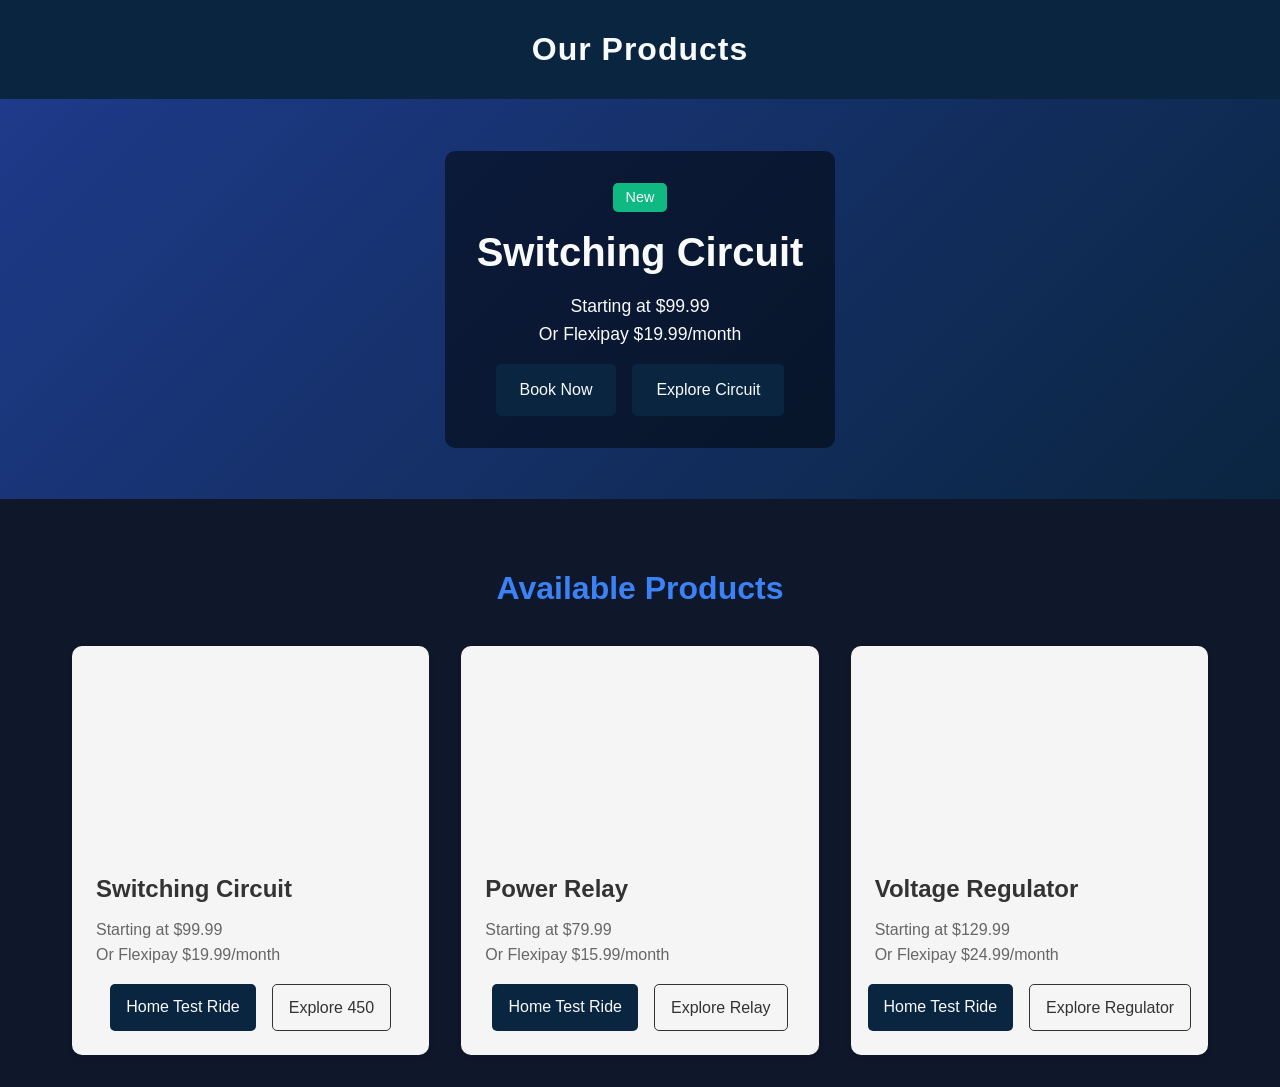
<file: Backend/frontend/product.html>
<!DOCTYPE html>
<html lang="en">
<head>
    <meta charset="UTF-8">
    <meta name="viewport" content="width=device-width, initial-scale=1.0">
    <title>Our Products - Switching Circuit</title>
    <style>
        :root {
            --primary-color: #0a2540;
            --secondary-color: #1e3a8a;
            --accent-color: #3b82f6;
            --text-color: #f8fafc;
            --background-color: #0f172a;
            --light-bg: #1e293b;
            --metallic: #cbd5e1;
            --metallic-light: #e2e8f0;
            --transition: all 0.3s ease;
        }

        * {
            margin: 0;
            padding: 0;
            box-sizing: border-box;
        }

        body {
            font-family: 'Arial', sans-serif;
            background-color: var(--background-color);
            color: var(--text-color);
            line-height: 1.6;
        }

        header {
            background-color: var(--primary-color);
            padding: 1.5rem;
            text-align: center;
        }

        header h1 {
            font-size: 2rem;
            letter-spacing: 1px;
        }

        .hero-section {
            position: relative;
            height: 400px;
            background: linear-gradient(135deg, var(--secondary-color), var(--primary-color)), url('https://via.placeholder.com/1200x400');
            background-size: cover;
            background-position: center;
            display: flex;
            align-items: center;
            justify-content: center;
            text-align: center;
            color: var(--text-color);
            padding: 2rem;
            margin-bottom: 2rem;
        }

        .hero-content {
            background: rgba(0, 0, 0, 0.5);
            padding: 2rem;
            border-radius: 10px;
        }

        .hero-content span.new {
            background-color: #10b981;
            padding: 0.2rem 0.8rem;
            border-radius: 5px;
            font-size: 0.9rem;
            margin-bottom: 0.5rem;
            display: inline-block;
        }

        .hero-content h2 {
            font-size: 2.5rem;
            margin-bottom: 0.5rem;
        }

        .hero-content p {
            font-size: 1.1rem;
            margin-bottom: 1rem;
        }

        .hero-buttons {
            display: flex;
            justify-content: center;
            gap: 1rem;
        }

        .hero-buttons a {
            display: inline-block;
            padding: 0.8rem 1.5rem;
            text-decoration: none;
            color: var(--text-color);
            background-color: var(--primary-color);
            border-radius: 5px;
            transition: var(--transition);
            text-align: center;
            flex: 0 0 auto;
        }

        .hero-buttons a:hover {
            background-color: var(--accent-color);
        }

        .products-section {
            max-width: 1200px;
            margin: 0 auto;
            padding: 2rem;
        }

        .products-section h2 {
            font-size: 2rem;
            text-align: center;
            margin-bottom: 2rem;
            color: var(--accent-color);
        }

        .products-grid {
            display: grid;
            grid-template-columns: repeat(auto-fit, minmax(300px, 1fr));
            gap: 2rem;
        }

        .product-card {
            background-color: #f5f5f5;
            border-radius: 10px;
            overflow: hidden;
            box-shadow: 0 4px 6px rgba(0, 0, 0, 0.1);
            transition: var(--transition);
            color: #333;
        }

        .product-card:hover {
            transform: translateY(-5px);
            box-shadow: 0 6px 12px rgba(0, 0, 0, 0.2);
        }

        .product-image {
            width: 100%;
            height: 200px;
            object-fit: cover;
            background: linear-gradient(135deg, var(--secondary-color), var(--primary-color)), url('https://via.placeholder.com/300x200');
            background-size: cover;
        }

        .product-details {
            padding: 1.5rem;
        }

        .product-details h3 {
            font-size: 1.5rem;
            margin-bottom: 0.5rem;
        }

        .product-details p {
            font-size: 1rem;
            margin-bottom: 1rem;
            color: #666;
        }

        .product-buttons {
            display: flex;
            justify-content: center;
            gap: 1rem;
            margin-top: 1rem;
        }

        .product-buttons a {
            display: inline-block;
            padding: 0.6rem 1rem;
            text-decoration: none;
            color: var(--text-color);
            background-color: var(--primary-color);
            border-radius: 5px;
            transition: var(--transition);
            text-align: center;
            flex: 0 0 auto;
        }

        .product-buttons a:hover {
            background-color: var(--accent-color);
        }

        .product-buttons a.secondary {
            background-color: transparent;
            color: #333;
            border: 1px solid #333;
        }

        .product-buttons a.secondary:hover {
            background-color: #ddd;
            color: #333;
        }

        @media (max-width: 768px) {
            .hero-section {
                height: 300px;
            }

            .hero-content h2 {
                font-size: 2rem;
            }

            .products-grid {
                grid-template-columns: 1fr;
            }

            .hero-buttons, .product-buttons {
                flex-direction: column;
                gap: 0.5rem;
            }

            .hero-buttons a, .product-buttons a {
                width: 100%;
            }
        }
    </style>
</head>
<body>
    <header>
        <h1>Our Products</h1>
    </header>

    <section class="hero-section">
        <div class="hero-content">
            <span class="new">New</span>
            <h2>Switching Circuit</h2>
            <p>Starting at $99.99<br>Or Flexipay $19.99/month</p>
            <div class="hero-buttons">
                <a href="#book">Book Now</a>
                <a href="#explore">Explore Circuit</a>
            </div>
        </div>
    </section>

    <section class="products-section">
        <h2>Available Products</h2>
        <div class="products-grid">
            <div class="product-card">
                <div class="product-image" style="background-image: url('https://via.placeholder.com/300x200?text=Switching+Circuit')"></div>
                <div class="product-details">
                    <h3>Switching Circuit</h3>
                    <p>Starting at $99.99<br>Or Flexipay $19.99/month</p>
                    <div class="product-buttons">
                        <a href="#test">Home Test Ride</a>
                        <a href="#explore" class="secondary">Explore 450</a>
                    </div>
                </div>
            </div>
            <div class="product-card">
                <div class="product-image" style="background-image: url('https://via.placeholder.com/300x200?text=Power+Relay')"></div>
                <div class="product-details">
                    <h3>Power Relay</h3>
                    <p>Starting at $79.99<br>Or Flexipay $15.99/month</p>
                    <div class="product-buttons">
                        <a href="#test">Home Test Ride</a>
                        <a href="#explore" class="secondary">Explore Relay</a>
                    </div>
                </div>
            </div>
            <div class="product-card">
                <div class="product-image" style="background-image: url('https://via.placeholder.com/300x200?text=Voltage+Regulator')"></div>
                <div class="product-details">
                    <h3>Voltage Regulator</h3>
                    <p>Starting at $129.99<br>Or Flexipay $24.99/month</p>
                    <div class="product-buttons">
                        <a href="#test">Home Test Ride</a>
                        <a href="#explore" class="secondary">Explore Regulator</a>
                    </div>
                </div>
            </div>
        </div>
    </section>

    <script>
        // Placeholder for button functionality
        document.querySelectorAll('a').forEach(button => {
            button.addEventListener('click', (e) => {
                e.preventDefault();
                alert('Functionality to be added!');
            });
        });
    </script>
</body>
</html>
</file>
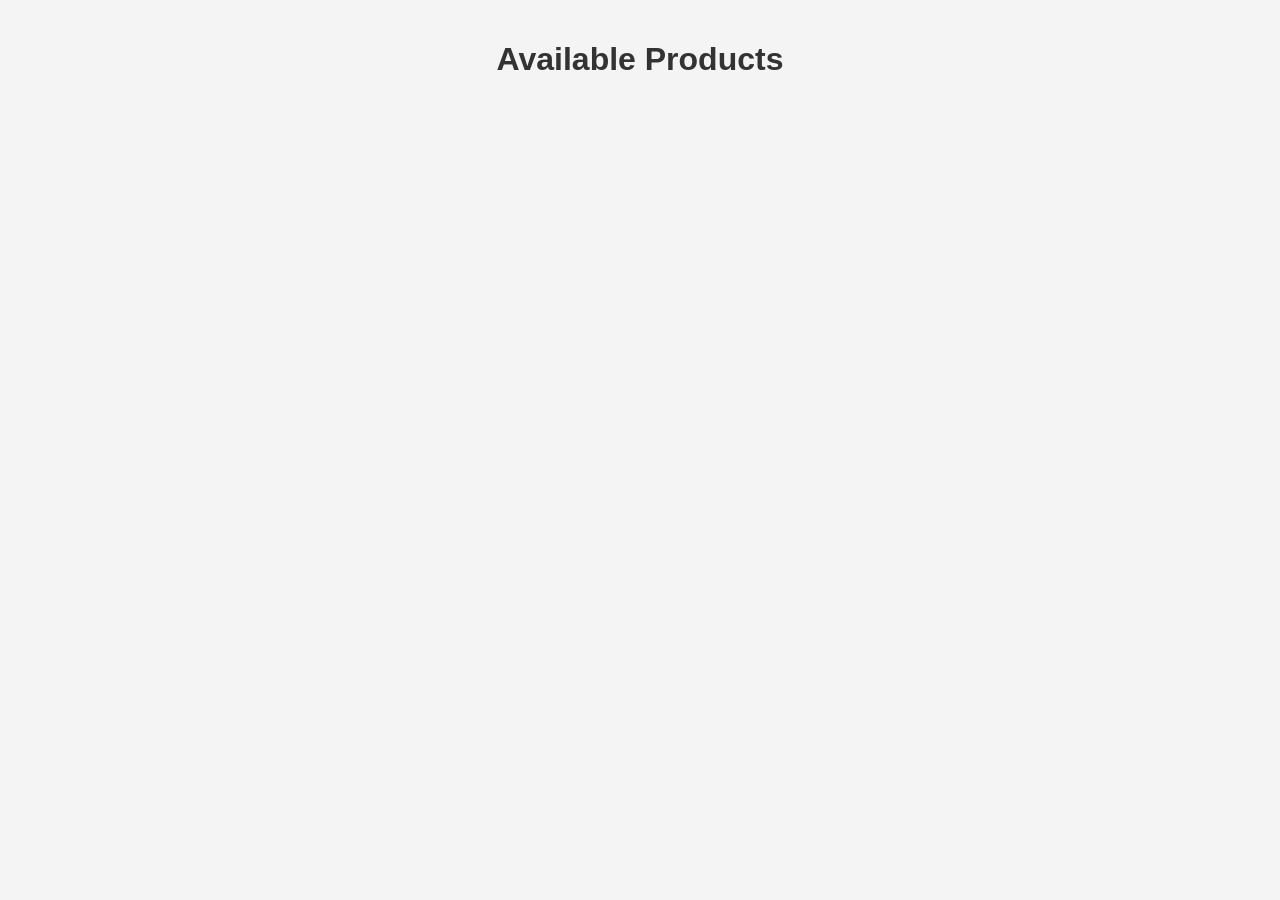
<file: Backend/products/test.html>
<!DOCTYPE html>
<html lang="en">
<head>
  <meta charset="UTF-8">
  <title>Product List</title>
  <style>
    body {
      font-family: Arial, sans-serif;
      background: #f4f4f4;
      margin: 0;
      padding: 20px;
    }
    h1 {
      text-align: center;
      color: #333;
    }
    .products {
      display: grid;
      grid-template-columns: repeat(auto-fit, minmax(280px, 1fr));
      gap: 20px;
      margin-top: 30px;
    }
    .product-card {
      background: white;
      padding: 20px;
      border-radius: 8px;
      box-shadow: 0 2px 5px rgba(0,0,0,0.1);
    }
    .product-card img {
      width: 100%;
      max-height: 200px;
      object-fit: cover;
      border-radius: 4px;
    }
    .product-card h2 {
      font-size: 18px;
      margin: 10px 0 5px;
    }
    .product-card p {
      margin: 5px 0;
      font-size: 14px;
      color: #555;
    }
  </style>
</head>
<body>

  <h1>Available Products</h1>
  <div class="products" id="productContainer">
    <!-- Product cards will be injected here -->
  </div>

  <script>
    fetch('https://sanchitkumbhar.pythonanywhere.com/api/products')
      .then(response => response.json())
      .then(data => {
        const container = document.getElementById('productContainer');
        data.forEach(product => {
          const card = document.createElement('div');
          card.className = 'product-card';

          card.innerHTML = `
            <img src="${product.productimg}" alt="${product.productname}">
            <h2>${product.productname}</h2>
            <p><strong>Category:</strong> ${product.productcategory}</p>
            <p><strong>Cost:</strong> ₹${product.cost}</p>
            <p><strong>Stock:</strong> ${product.stock}</p>
            <p>${product.description}</p>
            <p><strong>Launch Date:</strong> ${product.launch}</p>
          `;

          container.appendChild(card);
        });
      })
      .catch(error => {
        console.error('Error fetching products:', error);
      });
  </script>

</body>
</html>
</file>
<file: frontend/CSS/viewProduct.css>
/* General Reset */
* {
  box-sizing: border-box;
  margin: 0;
  padding: 0;
}

body {
  font-family: 'Poppins', sans-serif;
  background-color: #f6f9ff;
  color: #1a2a44;
  line-height: 1.6;
}

/* Header */
header {
  background-color: #003087;
  color: white;
  padding: 1.2rem 2rem;
  display: flex;
  justify-content: space-between;
  align-items: center;
  box-shadow: 0 3px 8px rgba(0, 0, 0, 0.1);
  position: sticky;
  top: 0;
  z-index: 100;
}

header .logo {
  font-size: 1.8rem;
  font-weight: 600;
}

nav a {
  color: white;
  margin-left: 1.5rem;
  text-decoration: none;
  font-weight: 500;
  transition: color 0.3s ease;
}

nav a:hover {
  color: #00aaff;
}

/* Hero Section */
.products-hero {
  background: linear-gradient(135deg, #004aad, #00aaff);
  color: white;
  padding: 4rem 2rem;
  text-align: center;
}

.products-hero h1 {
  font-size: 2.5rem;
  margin-bottom: 0.5rem;
  font-weight: 600;
}

.products-hero p {
  font-size: 1.1rem;
  max-width: 600px;
  margin: 0 auto;
}

/* Product Details Section */
section {
  padding: 3rem 2rem;
  max-width: 1100px;
  margin: 0 auto;
}

.product-container {
  display: flex;
  gap: 2.5rem;
  margin-bottom: 3rem;
  align-items: flex-start;
}

.product-container img {
  width: 100%;
  max-width: 450px;
  height: auto;
  border-radius: 12px;
  box-shadow: 0 4px 15px rgba(0, 0, 0, 0.1);
  transition: transform 0.3s ease;
}

.product-container img:hover {
  transform: scale(1.02);
}

.product-details {
  flex: 1;
}

.product-details h2 {
  font-size: 2.2rem;
  color: #003087;
  font-weight: 600;
  margin-bottom: 0.5rem;
}

.product-details .price {
  font-size: 1.8rem;
  color: #00aaff;
  font-weight: 600;
  margin-bottom: 1rem;
}

.product-details p {
  font-size: 1.1rem;
  color: #4a5568;
  margin-bottom: 1.5rem;
}

.product-details ul {
  list-style: none;
}

.product-details ul li {
  font-size: 1.1rem;
  color: #4a5568;
  padding-left: 1.5rem;
  position: relative;
  margin-bottom: 0.75rem;
}

.product-details ul li::before {
  content: "•";
  color: #00aaff;
  font-size: 1.5rem;
  position: absolute;
  left: 0;
}

/* Appointment Section */
.appointment-section {
  max-width: 700px;
  margin: 0 auto;
}

.appointment-form {
  background-color: white;
  padding: 2rem;
  border-radius: 12px;
  box-shadow: 0 4px 15px rgba(0, 0, 0, 0.1);
}

.appointment-form h3 {
  font-size: 1.6rem;
  color: #003087;
  margin-bottom: 1.5rem;
  text-align: center;
}

.appointment-form label {
  display: block;
  margin-top: 1rem;
  color: #1a2a44;
  font-weight: 500;
  text-align: left;
}

.appointment-form input,
.appointment-form textarea {
  width: 100%;
  padding: 0.8rem;
  border: 1px solid #d1d9e6;
  border-radius: 8px;
  margin-top: 0.3rem;
  font-size: 1rem;
  transition: border-color 0.3s ease;
}

.appointment-form input:focus,
.appointment-form textarea:focus {
  border-color: #00aaff;
  outline: none;
}

.appointment-form textarea {
  resize: vertical;
}

.appointment-form button[type="submit"] {
  display: block;
  width: 100%;
  margin-top: 1.5rem;
  background: linear-gradient(90deg, #00aaff, #007bff);
  color: white;
  padding: 0.8rem;
  border: none;
  border-radius: 8px;
  font-size: 1.1rem;
  font-weight: 500;
  cursor: pointer;
  transition: all 0.3s ease;
}

.appointment-form button[type="submit"]:hover {
  background: linear-gradient(90deg, #007bff, #00aaff);
  transform: translateY(-2px);
  box-shadow: 0 4px 10px rgba(0, 170, 255, 0.3);
}

/* Footer */
footer {
  background-color: #1a2a44;
  color: white;
  text-align: center;
  padding: 1.5rem;
  font-size: 0.9rem;
  margin-top: 3rem;
}

footer a {
  color: #00aaff;
  margin: 0 0.5rem;
  text-decoration: none;
  transition: color 0.3s ease;
}

footer a:hover {
  color: #ffffff;
}

/* Responsive Adjustments */
@media (max-width: 900px) {
  .product-container {
    flex-direction: column;
    align-items: center;
    text-align: center;
  }

  .product-container img {
    max-width: 100%;
  }

  .product-details ul {
    text-align: left;
    display: inline-block;
  }
}

@media (max-width: 600px) {
  .products-hero h1 {
    font-size: 2rem;
  }

  .products-hero p {
    font-size: 1rem;
  }

  section {
    padding: 2rem 1rem;
  }

  .product-details h2 {
    font-size: 1.8rem;
  }

  .product-details .price {
    font-size: 1.6rem;
  }

  .product-details p,
  .product-details ul li {
    font-size: 1rem;
  }

  .appointment-form {
    padding: 1.5rem;
  }

  .appointment-form h3 {
    font-size: 1.4rem;
  }

  header {
    flex-direction: column;
    align-items: flex-start;
    padding: 1rem;
  }

  nav {
    margin-top: 0.5rem;
  }

  nav a {
    margin-left: 1rem;
    font-size: 0.9rem;
  }
}
</file>
